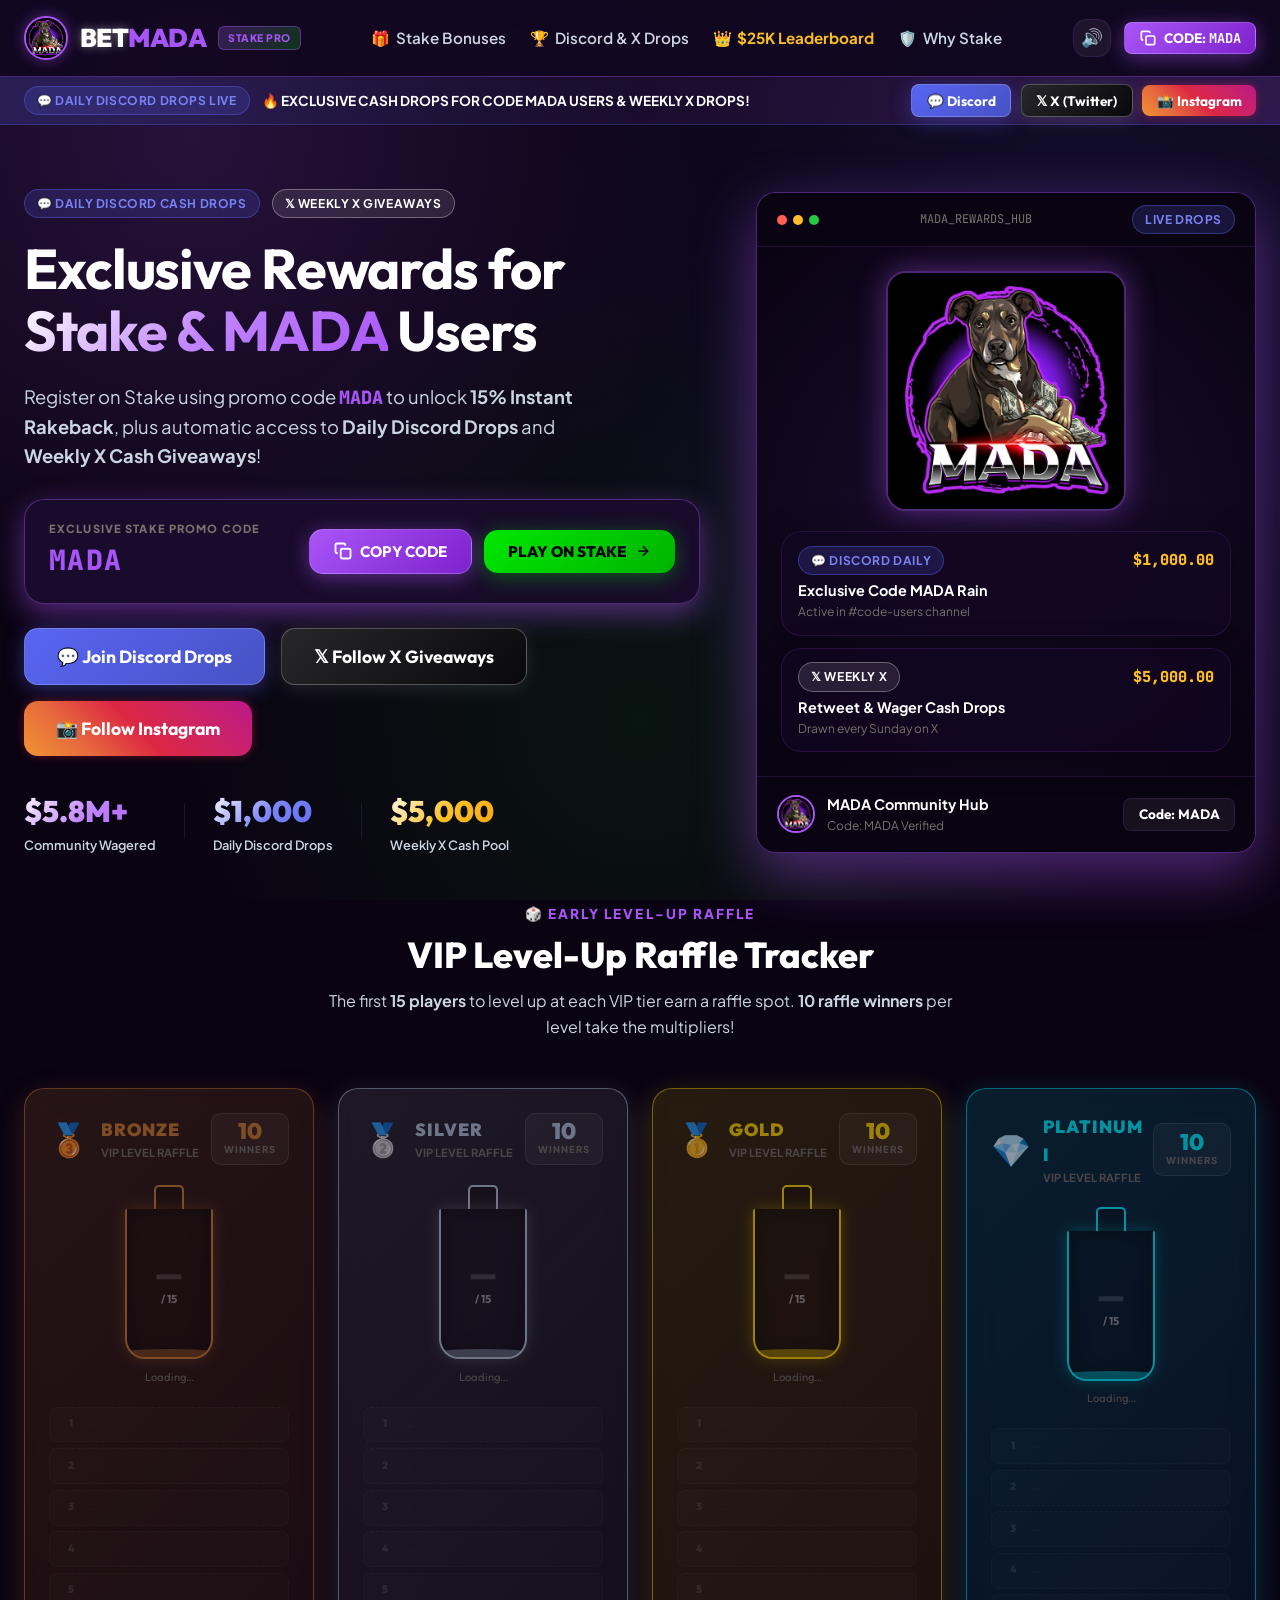
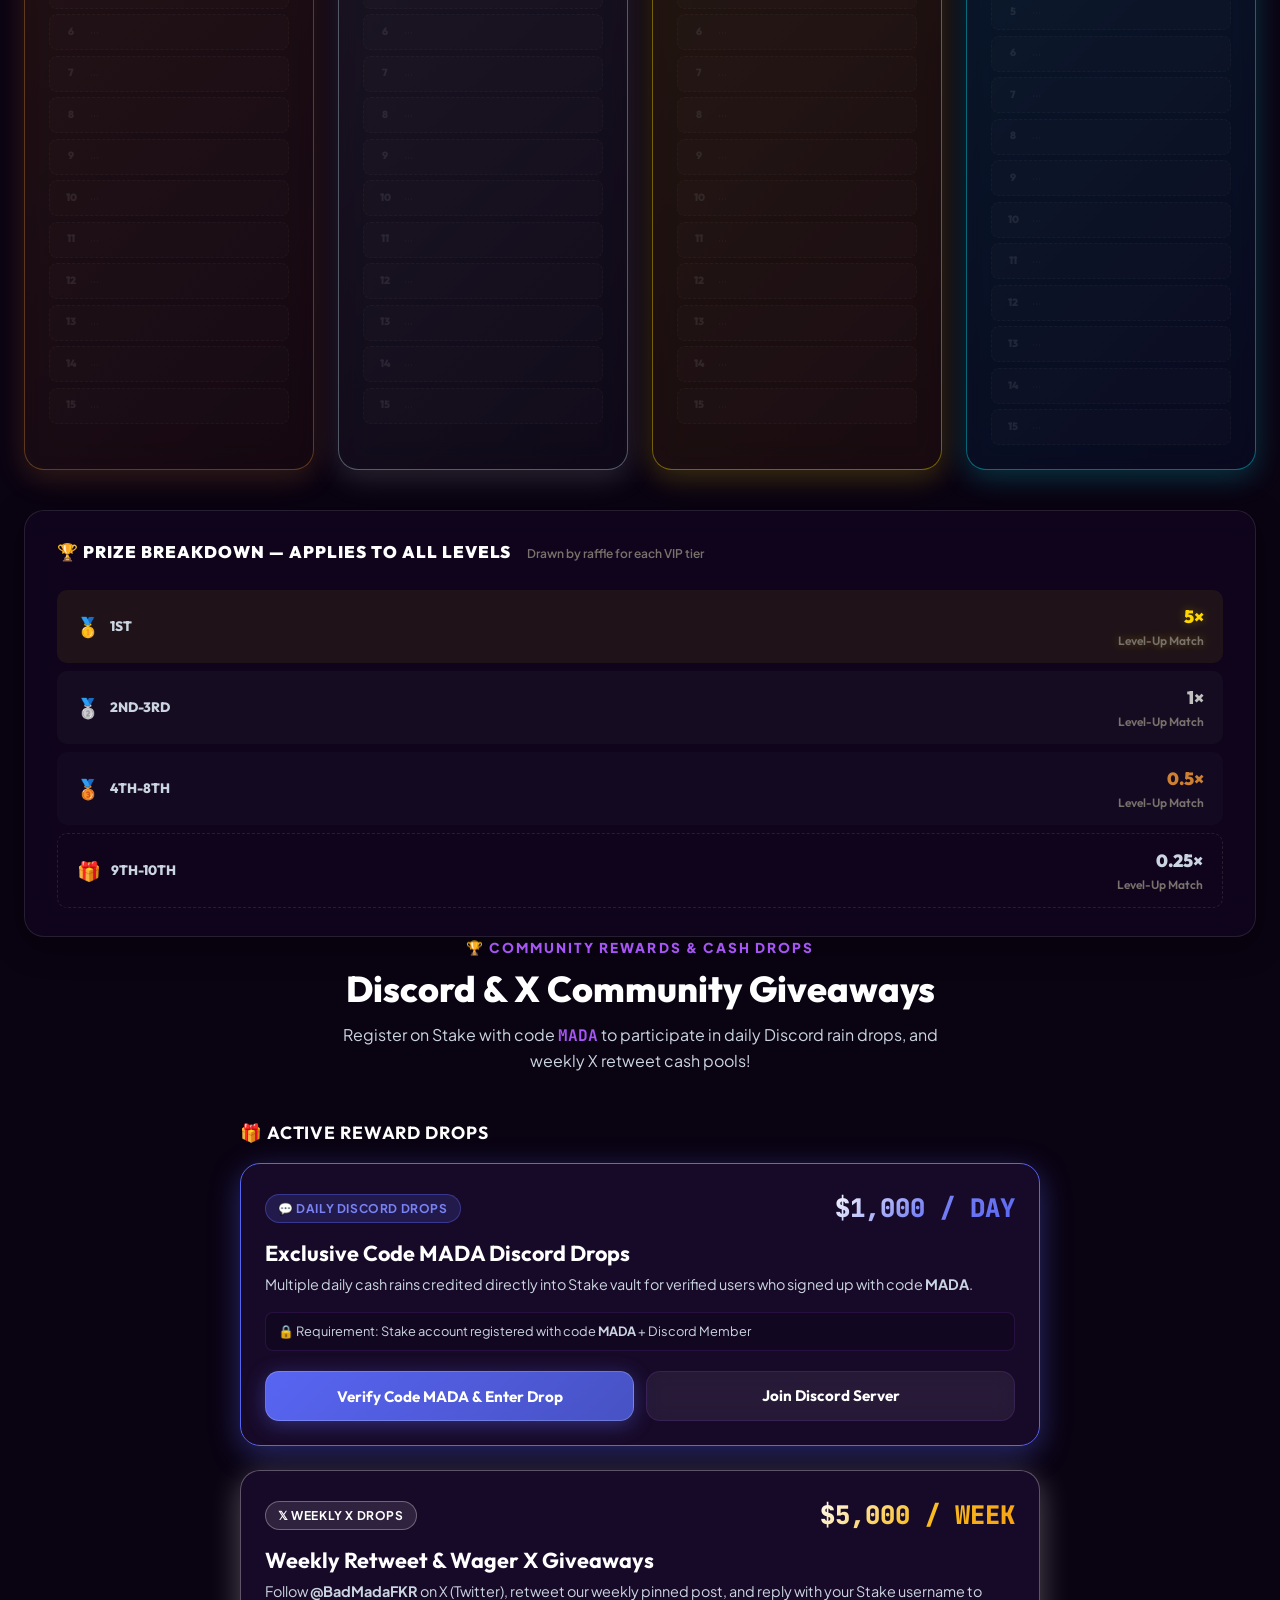
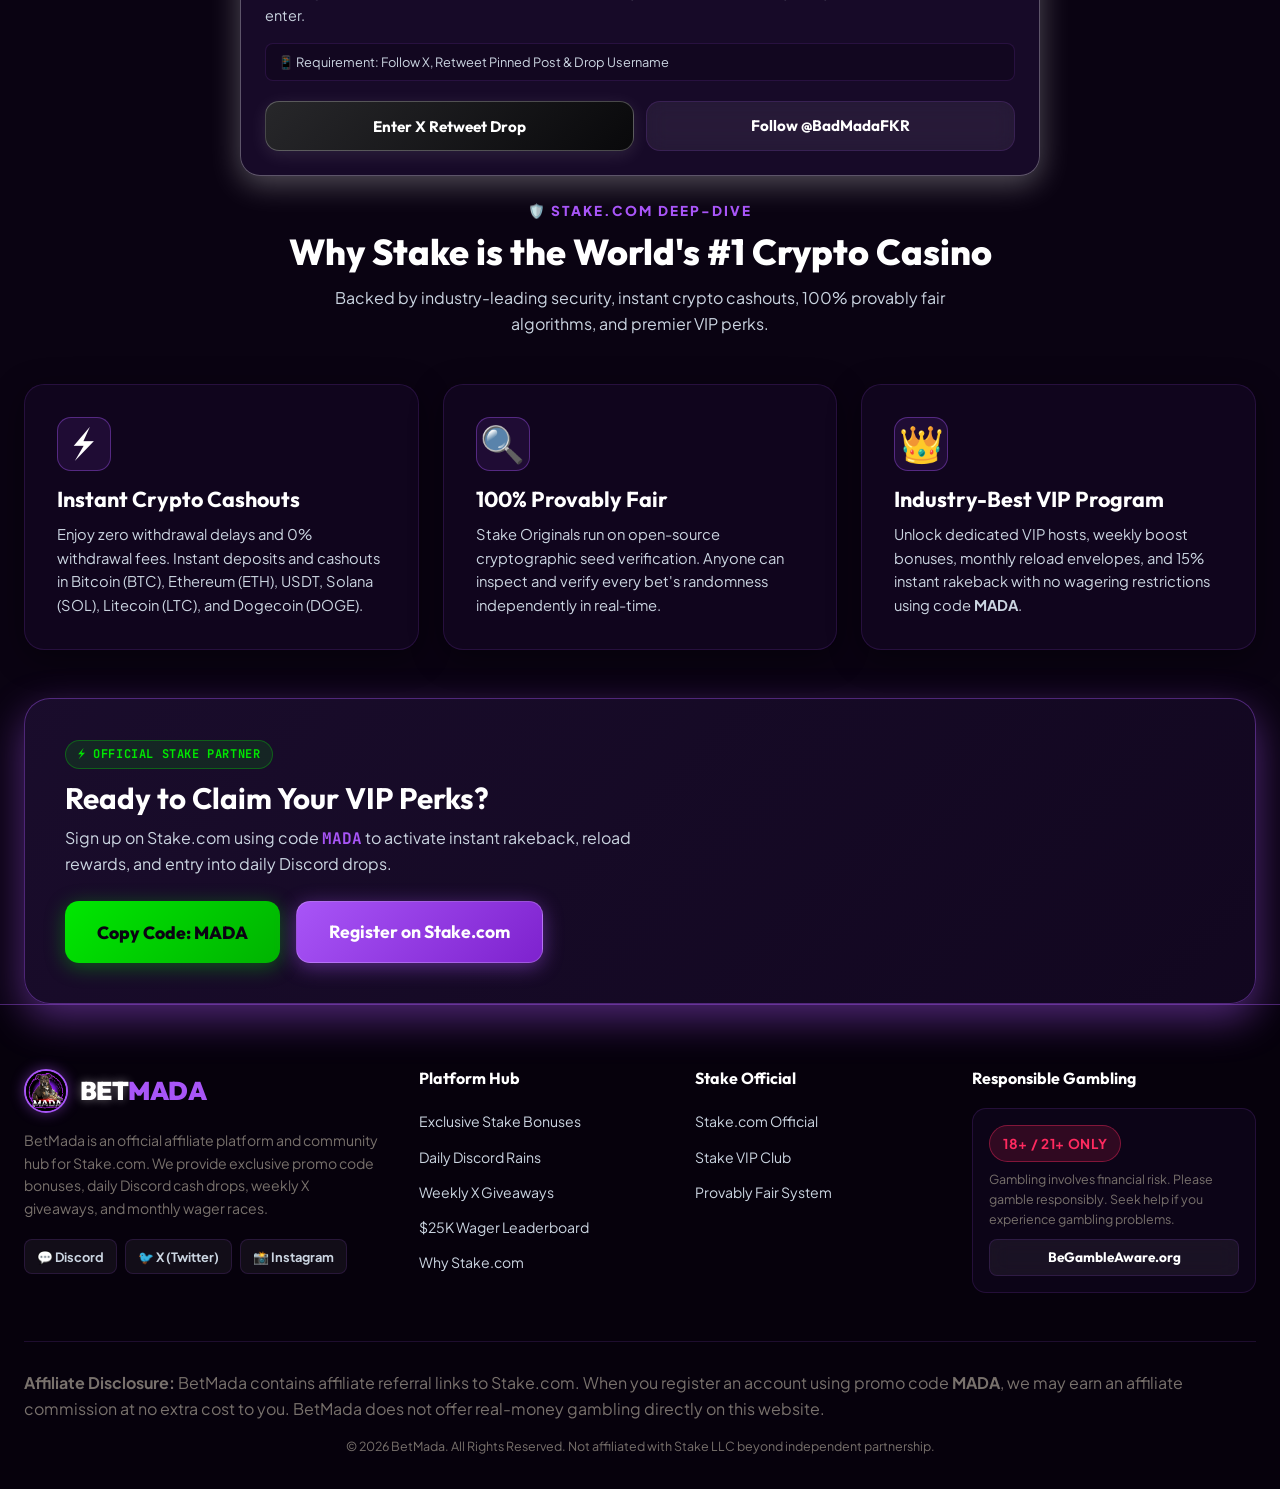
<file: index.html>
<!DOCTYPE html>
<html lang="en">
<head>
  <meta charset="UTF-8">
  <meta name="viewport" content="width=device-width, initial-scale=1.0, maximum-scale=1.0, user-scalable=no">
  <title>BetMada | Official Stake Affiliate Promo Code MADA, VIP Calculator & Streamer Hub</title>
  
  <meta name="theme-color" content="#120720">
  <link rel="manifest" href="manifest.json">
  <meta name="apple-mobile-web-app-capable" content="yes">
  <meta name="apple-mobile-web-app-status-bar-style" content="black-translucent">
  <meta name="apple-mobile-web-app-title" content="BetMada">
  
  <meta name="description" content="BetMada - The ultimate Stake affiliate community. Claim the MADA code for exclusive access to weekly Discord drops and advanced VIP wager calculators.">
  <meta name="keywords" content="Stake affiliate, Stake promo code, BETMADA code, Stake VIP calculator, Stake rakeback, Plinko simulator, Mines simulator, Stake giveaway, crypto casino bonus">
  <meta name="author" content="BetMada Team">

  <!-- OpenGraph / Social Meta Tags -->
  <meta property="og:title" content="BetMada | Stake Affiliate Hub & VIP Rakeback Calculator">
  <meta property="og:description" content="Claim 200% Stake deposit bonus with code MADA. Calculate VIP rakeback & play Stake Originals simulators!">
  <meta property="og:type" content="website">
  <meta property="og:url" content="https://betmada.com">

  <!-- Favicon Image -->
  <link rel="icon" type="image/jpeg" href="assets/logo.jpg">

  <!-- Stylesheets -->
  <link rel="stylesheet" href="css/main.css">
</head>
<body>

  <!-- Main Root Container -->
  <div id="app"></div>

  <!-- Main JavaScript App Module -->
  <script type="module" src="js/app.js"></script>

</body>
</html>
</file>
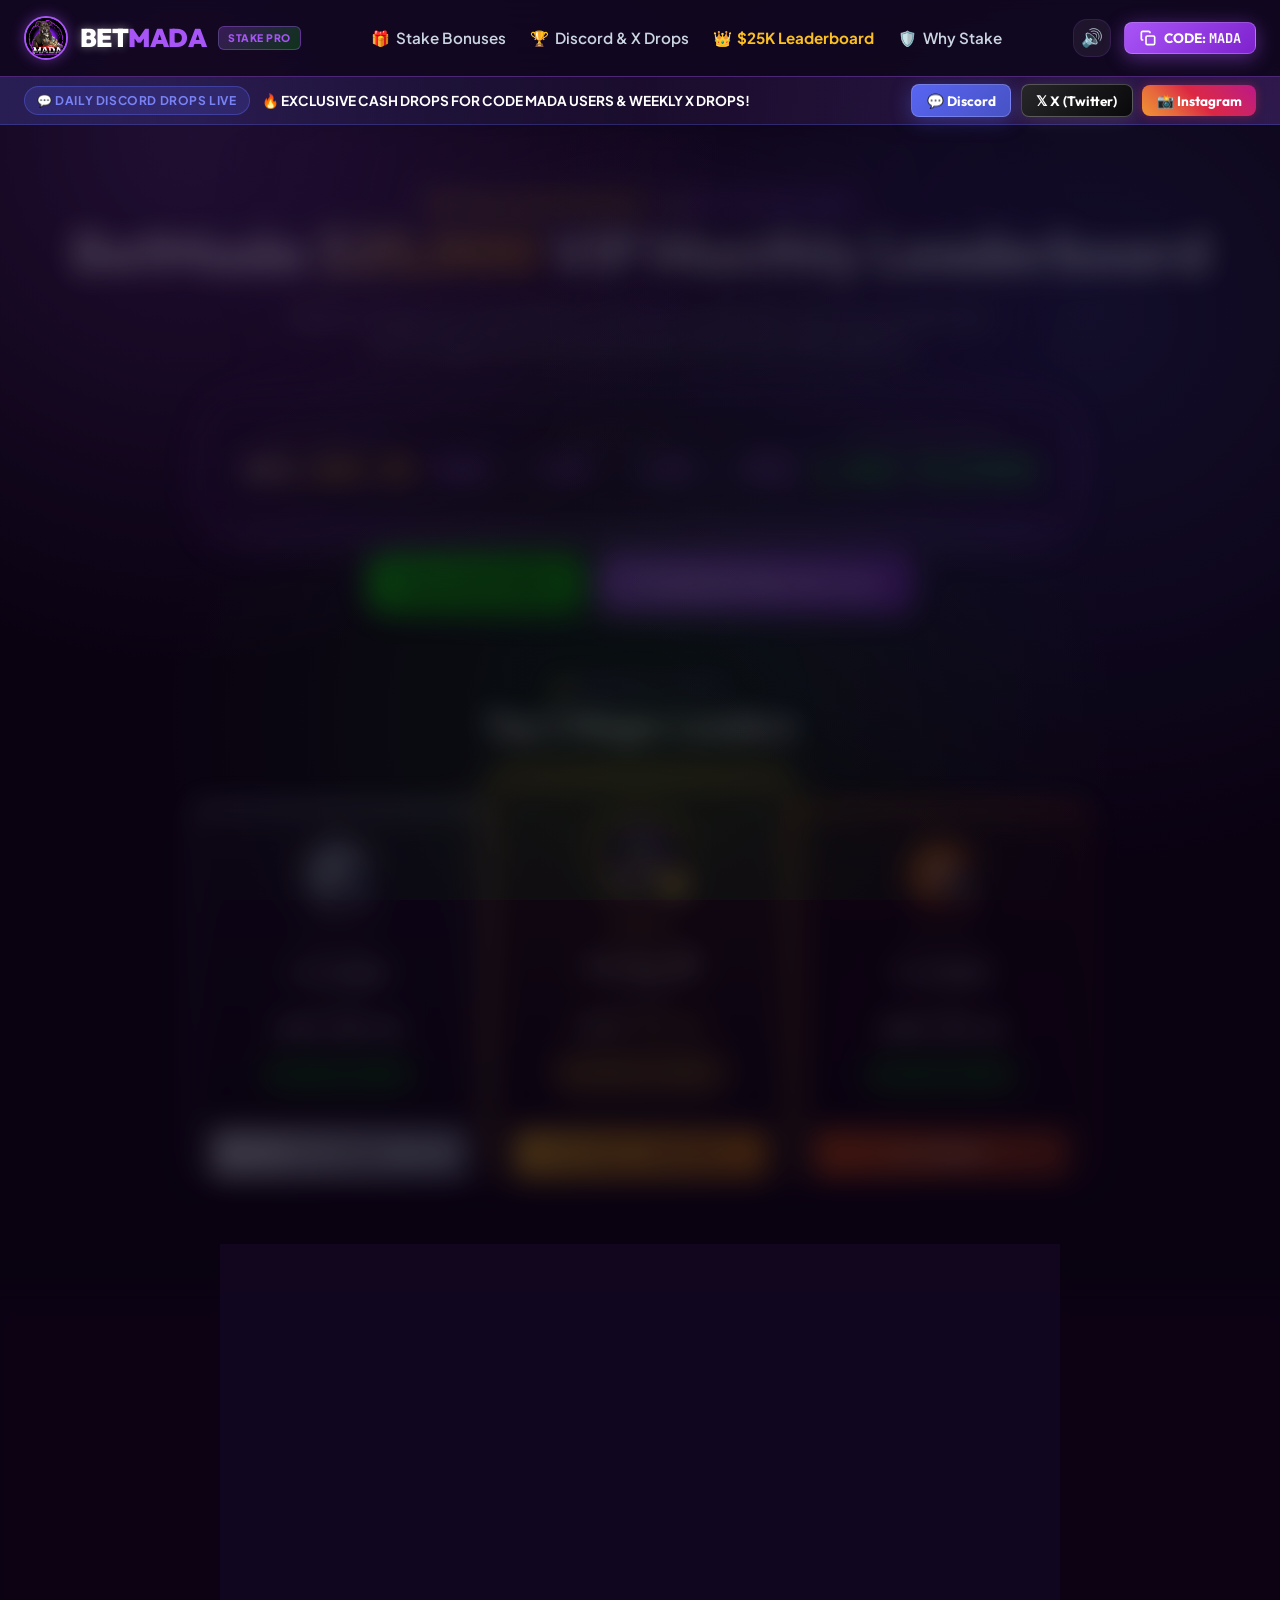
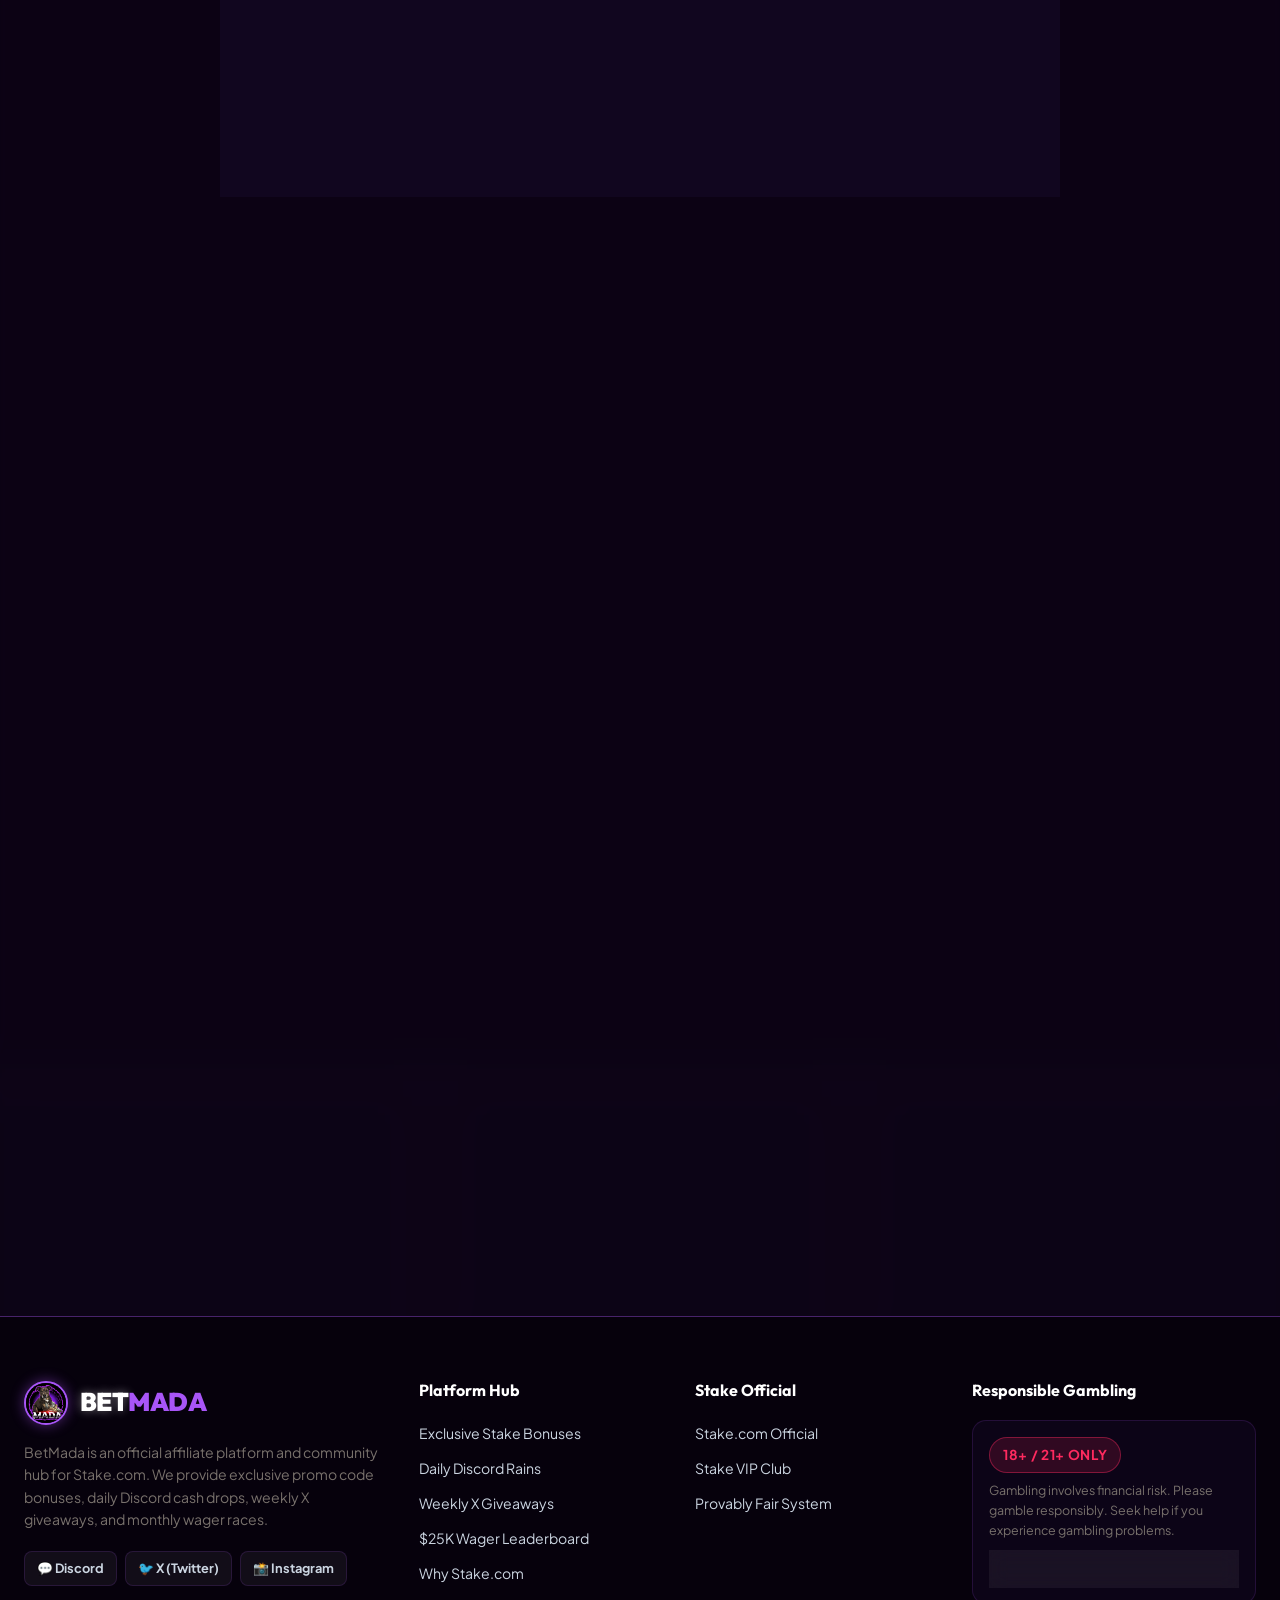
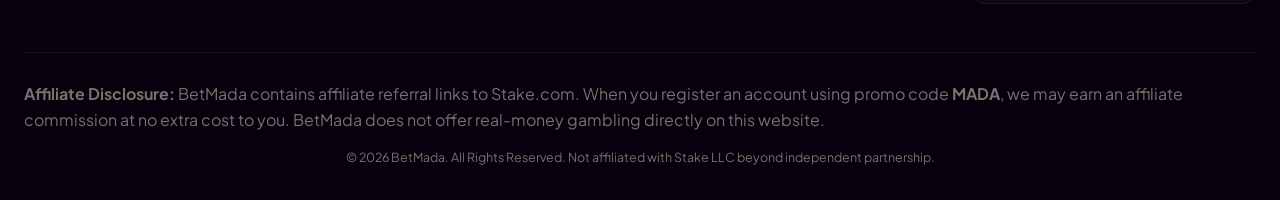
<file: leaderboard.html>
<!DOCTYPE html>
<html lang="en">
<head>
  <meta charset="UTF-8">
  <meta name="viewport" content="width=device-width, initial-scale=1.0, maximum-scale=1.0, user-scalable=no">
  <title>BetMada $25,000 Wager Race Leaderboard | Stake Affiliate Community</title>
  
  <meta name="theme-color" content="#120720">
  <link rel="manifest" href="manifest.json">
  <meta name="apple-mobile-web-app-capable" content="yes">
  <meta name="apple-mobile-web-app-status-bar-style" content="black-translucent">
  <meta name="apple-mobile-web-app-title" content="BetMada">
  
  <!-- SEO Meta Tags -->
  <meta name="description" content="Check out the live $25,000 monthly wager race leaderboard for the BetMada Stake community. Join using promo code MADA to automatically qualify.">
  <meta name="keywords" content="BetMada leaderboard, Stake wager race, $25K leaderboard, Stake promo code MADA">
  
  <!-- Favicon Image -->
  <link rel="icon" type="image/jpeg" href="assets/logo.jpg">

  <!-- Stylesheets -->
  <link rel="stylesheet" href="css/main.css">
</head>
<body>

  <!-- Main Root Container -->
  <div id="app"></div>

  <!-- Dedicated Leaderboard JavaScript Module -->
  <script type="module">
    import { LeaderboardPage } from './js/leaderboardPage.js';
    
    document.addEventListener('DOMContentLoaded', () => {
      const root = document.getElementById('app');
      if (root) {
        root.innerHTML = LeaderboardPage.render();
        LeaderboardPage.attachEvents();
      }
    });
  </script>

</body>
</html>
</file>
<file: css/main.css>
/* ==========================================================================
   BETMADA - DISCORD & X REWARDS COMMUNITY THEME DESIGN SYSTEM
   ========================================================================== */

@import url('https://fonts.googleapis.com/css2?family=JetBrains+Mono:wght@400;600;700&family=Outfit:wght@300;400;500;600;700;800;900&family=Plus+Jakarta+Sans:wght@400;500;600;700;800&display=swap');

:root {
  /* Color Palette - Inspired by BetMada Mascot Logo */
  --bg-darker: #0a0312;
  --bg-dark: #120720;
  --bg-card: #1b0d2e;
  --bg-card-hover: #26133d;
  --bg-glass: rgba(27, 13, 46, 0.82);
  --bg-glass-heavy: rgba(18, 7, 32, 0.92);

  --neon-purple: #a855f7;
  --neon-purple-glow: rgba(168, 85, 247, 0.45);
  --neon-purple-dark: #7e22ce;

  --neon-violet: #8b5cf6;
  --neon-cyan: #06b6d4;
  --neon-cyan-glow: rgba(6, 182, 212, 0.3);

  --stake-green: #00e701;
  --stake-green-glow: rgba(0, 231, 1, 0.35);

  --discord-blue: #5865F2;
  --discord-blue-glow: rgba(88, 101, 242, 0.4);

  --x-white: #ffffff;
  --x-glow: rgba(255, 255, 255, 0.3);

  --cash-gold: #fbbf24;
  --cash-gold-glow: rgba(251, 191, 36, 0.35);

  --text-primary: #ffffff;
  --text-secondary: #cbd5e1;
  --text-muted: #78716c;

  --border-light: rgba(168, 85, 247, 0.15);
  --border-purple: rgba(168, 85, 247, 0.4);
  --border-glow: rgba(168, 85, 247, 0.6);
  --border-green: rgba(0, 231, 1, 0.3);
  --border-discord: rgba(88, 101, 242, 0.4);

  --radius-sm: 8px;
  --radius-md: 14px;
  --radius-lg: 20px;
  --radius-xl: 26px;
  --radius-full: 9999px;

  --font-main: 'Outfit', -apple-system, BlinkMacSystemFont, sans-serif;
  --font-body: 'Plus Jakarta Sans', sans-serif;
  --font-mono: 'JetBrains Mono', monospace;

  --transition-fast: 0.15s ease;
  --transition-normal: 0.25s cubic-bezier(0.4, 0, 0.2, 1);
  --transition-bounce: 0.35s cubic-bezier(0.34, 1.56, 0.64, 1);
}

/* Custom Scrollbar */
::-webkit-scrollbar {
  width: 8px;
  height: 8px;
}
::-webkit-scrollbar-track {
  background: var(--bg-darker);
}
::-webkit-scrollbar-thumb {
  background: #3b1566;
  border-radius: 4px;
}
::-webkit-scrollbar-thumb:hover {
  background: var(--neon-purple);
}

/* Global Reset */
*, *::before, *::after {
  box-sizing: border-box;
  margin: 0;
  padding: 0;
  -webkit-tap-highlight-color: transparent; /* Makes tap on mobile feel native */
}

html {
  scroll-behavior: smooth;
  font-size: 16px;
}

body {
  background-color: var(--bg-darker);
  background-image: 
    radial-gradient(circle at 15% 15%, rgba(168, 85, 247, 0.18) 0%, transparent 40%),
    radial-gradient(circle at 85% 35%, rgba(88, 101, 242, 0.14) 0%, transparent 45%),
    radial-gradient(circle at 50% 80%, rgba(0, 231, 1, 0.08) 0%, transparent 50%);
  background-attachment: fixed;
  color: var(--text-primary);
  font-family: var(--font-body);
  line-height: 1.6;
  overflow-x: hidden;
  min-height: 100dvh;
}

/* Typography Utility */
h1, h2, h3, h4, h5, h6 {
  font-family: var(--font-main);
  font-weight: 700;
  color: var(--text-primary);
  line-height: 1.2;
}

h1 { font-size: clamp(2rem, 5vw, 3.5rem); }
h2 { font-size: clamp(1.75rem, 4vw, 2.5rem); }
h3 { font-size: clamp(1.25rem, 3vw, 1.75rem); }
p { font-size: clamp(0.9rem, 2vw, 1rem); }

.text-gradient-purple {
  background: linear-gradient(135deg, #ffffff 0%, #c084fc 50%, #a855f7 100%);
  -webkit-background-clip: text;
  -webkit-text-fill-color: transparent;
}

.text-gradient-discord {
  background: linear-gradient(135deg, #ffffff 0%, #7983f5 50%, #5865F2 100%);
  -webkit-background-clip: text;
  -webkit-text-fill-color: transparent;
}

.text-gradient-green {
  background: linear-gradient(135deg, #ffffff 0%, #00e701 100%);
  -webkit-background-clip: text;
  -webkit-text-fill-color: transparent;
}

.text-gradient-gold {
  background: linear-gradient(135deg, #fff 0%, #fbbf24 50%, #f59e0b 100%);
  -webkit-background-clip: text;
  -webkit-text-fill-color: transparent;
}

.text-stake {
  color: var(--stake-green);
}

.text-purple {
  color: var(--neon-purple);
}

.text-discord {
  color: var(--discord-blue);
}

.font-mono {
  font-family: var(--font-mono);
}

/* Container */
.container {
  max-width: 1280px;
  margin: 0 auto;
  padding: 0 1.5rem;
}

/* Glassmorphism Cards */
.glass-card {
  background: var(--bg-glass);
  backdrop-filter: blur(16px);
  -webkit-backdrop-filter: blur(16px);
  border: 1px solid var(--border-light);
  border-radius: var(--radius-lg);
  box-shadow: 0 8px 32px 0 rgba(0, 0, 0, 0.4);
  transition: transform var(--transition-normal), border-color var(--transition-normal), box-shadow var(--transition-normal);
}

.glass-card:hover {
  border-color: var(--border-purple);
}

.glass-card-hover:hover {
  transform: translateY(-4px);
  border-color: var(--border-glow);
  box-shadow: 0 12px 40px var(--neon-purple-glow);
}

/* Buttons */
.btn {
  display: inline-flex;
  align-items: center;
  justify-content: center;
  gap: 0.5rem;
  padding: 0.75rem 1.5rem;
  font-family: var(--font-main);
  font-weight: 700;
  font-size: 0.95rem;
  border-radius: var(--radius-md);
  border: none;
  cursor: pointer;
  transition: all var(--transition-normal);
  text-decoration: none;
  position: relative;
  overflow: hidden;
  white-space: nowrap;
}

.btn-primary {
  background: linear-gradient(135deg, #a855f7 0%, #7e22ce 100%);
  color: #ffffff;
  box-shadow: 0 4px 20px var(--neon-purple-glow);
  border: 1px solid rgba(255, 255, 255, 0.2);
}

.btn-primary:hover {
  transform: translateY(-2px);
  box-shadow: 0 6px 28px rgba(168, 85, 247, 0.6);
  background: linear-gradient(135deg, #c084fc 0%, #9333ea 100%);
}

.btn-primary:active {
  transform: translateY(0);
}

.btn-discord {
  background: linear-gradient(135deg, #5865F2 0%, #4752C4 100%);
  color: #ffffff;
  box-shadow: 0 4px 20px var(--discord-blue-glow);
  border: 1px solid rgba(255, 255, 255, 0.2);
}

.btn-discord:hover {
  transform: translateY(-2px);
  box-shadow: 0 6px 28px rgba(88, 101, 242, 0.65);
  background: linear-gradient(135deg, #6975F3 0%, #5865F2 100%);
}

.btn-x {
  background: linear-gradient(135deg, #27272a 0%, #09090b 100%);
  color: #ffffff;
  border: 1px solid rgba(255, 255, 255, 0.25);
  box-shadow: 0 4px 18px rgba(255, 255, 255, 0.1);
}

.btn-x:hover {
  transform: translateY(-2px);
  border-color: #ffffff;
  box-shadow: 0 6px 25px rgba(255, 255, 255, 0.25);
}

.btn-stake {
  background: linear-gradient(135deg, #00e701 0%, #00b301 100%);
  color: #0a0312;
  box-shadow: 0 4px 20px var(--stake-green-glow);
  font-weight: 800;
}

.btn-stake:hover {
  transform: translateY(-2px);
  box-shadow: 0 6px 28px rgba(0, 231, 1, 0.5);
  background: linear-gradient(135deg, #22ff22 0%, #00e701 100%);
}

.btn-glass {
  background: rgba(255, 255, 255, 0.06);
  color: var(--text-primary);
  border: 1px solid var(--border-light);
  backdrop-filter: blur(10px);
}

.btn-glass:hover {
  background: rgba(255, 255, 255, 0.12);
  border-color: var(--neon-purple);
  transform: translateY(-2px);
}

.btn-sm {
  padding: 0.4rem 0.9rem;
  font-size: 0.85rem;
  border-radius: var(--radius-sm);
}

.btn-lg {
  padding: 1rem 2rem;
  font-size: 1.1rem;
  border-radius: var(--radius-md);
}

/* Badges & Tags */
.badge {
  display: inline-flex;
  align-items: center;
  gap: 0.35rem;
  padding: 0.25rem 0.75rem;
  border-radius: var(--radius-full);
  font-size: 0.75rem;
  font-weight: 700;
  text-transform: uppercase;
  letter-spacing: 0.05em;
}

.badge-live {
  background: rgba(255, 42, 95, 0.15);
  color: #ff2a5f;
  border: 1px solid rgba(255, 42, 95, 0.4);
}

.badge-live-dot {
  width: 7px;
  height: 7px;
  background-color: #ff2a5f;
  border-radius: 50%;
  box-shadow: 0 0 8px #ff2a5f;
  animation: pulse-live 1.5s infinite;
}

.badge-discord {
  background: rgba(88, 101, 242, 0.18);
  color: #7983f5;
  border: 1px solid var(--border-discord);
}

.badge-x {
  background: rgba(255, 255, 255, 0.1);
  color: #ffffff;
  border: 1px solid rgba(255, 255, 255, 0.3);
}

.badge-purple {
  background: rgba(168, 85, 247, 0.15);
  color: var(--neon-purple);
  border: 1px solid rgba(168, 85, 247, 0.4);
}

.badge-stake {
  background: rgba(0, 231, 1, 0.12);
  color: var(--stake-green);
  border: 1px solid rgba(0, 231, 1, 0.3);
}

.badge-gold {
  background: rgba(251, 191, 36, 0.15);
  color: var(--cash-gold);
  border: 1px solid rgba(251, 191, 36, 0.35);
}

/* Animations */
@keyframes pulse-live {
  0% { opacity: 1; transform: scale(1); }
  50% { opacity: 0.4; transform: scale(1.3); }
  100% { opacity: 1; transform: scale(1); }
}

@keyframes float {
  0%, 100% { transform: translateY(0); }
  50% { transform: translateY(-8px); }
}

@keyframes ticker-scroll {
  0% { transform: translateX(0); }
  100% { transform: translateX(-50%); }
}

.animate-float {
  animation: float 4s ease-in-out infinite;
}

/* Toast Notifications */
#toast-container {
  position: fixed;
  bottom: 2rem;
  right: 2rem;
  z-index: 9999;
  display: flex;
  flex-direction: column;
  gap: 0.75rem;
  pointer-events: none;
}

.toast {
  pointer-events: auto;
  background: var(--bg-card);
  border: 1px solid var(--neon-purple);
  color: var(--text-primary);
  padding: 0.9rem 1.4rem;
  border-radius: var(--radius-md);
  box-shadow: 0 8px 30px var(--neon-purple-glow);
  display: flex;
  align-items: center;
  gap: 0.75rem;
  font-weight: 600;
  animation: slideInRight 0.3s cubic-bezier(0.34, 1.56, 0.64, 1), fadeOut 0.3s ease 2.7s forwards;
}

@keyframes slideInRight {
  from { transform: translateX(100%); opacity: 0; }
  to { transform: translateX(0); opacity: 1; }
}

@keyframes fadeOut {
  from { opacity: 1; transform: scale(1); }
  to { opacity: 0; transform: scale(0.9); }
}

/* Section Header styling */
.section-title-wrap {
  text-align: center;
  margin-bottom: 3rem;
}

.section-subtitle {
  color: var(--neon-purple);
  font-size: 0.85rem;
  font-weight: 800;
  text-transform: uppercase;
  letter-spacing: 0.15em;
  margin-bottom: 0.5rem;
  display: flex;
  align-items: center;
  justify-content: center;
  gap: 0.5rem;
}

.section-title {
  font-size: 2.25rem;
  font-weight: 800;
  margin-bottom: 0.75rem;
}

.section-description {
  color: var(--text-secondary);
  max-width: 650px;
  margin: 0 auto;
  font-size: 1rem;
}

/* Form controls */
.form-input {
  width: 100%;
  padding: 0.75rem 1rem;
  background: rgba(18, 7, 32, 0.85);
  border: 1px solid var(--border-light);
  border-radius: var(--radius-md);
  color: var(--text-primary);
  font-family: var(--font-body);
  font-size: 0.95rem;
  outline: none;
  transition: border-color var(--transition-fast);
}

.form-input:focus {
  border-color: var(--neon-purple);
  box-shadow: 0 0 14px var(--neon-purple-glow);
}

/* Slider Controls */
input[type=range] {
  -webkit-appearance: none;
  width: 100%;
  background: transparent;
}
input[type=range]:focus {
  outline: none;
}
input[type=range]::-webkit-slider-runnable-track {
  width: 100%;
  height: 8px;
  cursor: pointer;
  background: #19092d;
  border-radius: 4px;
  border: 1px solid var(--border-light);
}
input[type=range]::-webkit-slider-thumb {
  height: 22px;
  width: 22px;
  border-radius: 50%;
  background: var(--neon-purple);
  cursor: pointer;
  -webkit-appearance: none;
  margin-top: -7px;
  box-shadow: 0 0 14px var(--neon-purple);
  transition: transform 0.15s ease;
}
input[type=range]::-webkit-slider-thumb:hover {
  transform: scale(1.2);
}

/* Responsive grid layouts */
.grid-2 { display: grid; grid-template-columns: repeat(2, 1fr); gap: 1.5rem; }
.grid-3 { display: grid; grid-template-columns: repeat(3, 1fr); gap: 1.5rem; }
.grid-4 { display: grid; grid-template-columns: repeat(4, 1fr); gap: 1.5rem; }

@media (max-width: 1024px) {
  .grid-4 { grid-template-columns: repeat(2, 1fr); }
  .grid-3 { grid-template-columns: repeat(2, 1fr); }
}

@media (max-width: 768px) {
  .grid-4, .grid-3, .grid-2 { grid-template-columns: 1fr; gap: 1rem; }
  
  /* Global typography scaling */
  .section-title { font-size: 1.75rem; }
  
  /* Container padding */
  .container { padding: 0 1rem; }
  
  /* Utilities */
  .btn { width: 100%; justify-content: center; margin-bottom: 0.5rem; }
  
  /* Add padding to bottom so content isn't hidden by bottom nav */
  body {
    padding-bottom: 70px;
  }
}

/* Bottom Nav Bar (Mobile App UI) */
.bottom-nav-bar {
  display: none;
  position: fixed;
  bottom: 0;
  left: 0;
  width: 100%;
  height: 70px;
  background: rgba(18, 7, 32, 0.95);
  backdrop-filter: blur(15px);
  -webkit-backdrop-filter: blur(15px);
  border-top: 1px solid var(--border-purple);
  z-index: 1000;
  justify-content: space-around;
  align-items: center;
  padding-bottom: env(safe-area-inset-bottom);
}

.bottom-nav-item {
  display: flex;
  flex-direction: column;
  align-items: center;
  justify-content: center;
  text-decoration: none;
  color: var(--text-secondary);
  gap: 4px;
  width: 25%;
  height: 100%;
  transition: color var(--transition-fast);
}

.bottom-nav-item.active {
  color: var(--neon-purple);
}

.bottom-nav-icon {
  font-size: 1.4rem;
}

.bottom-nav-label {
  font-size: 0.65rem;
  font-weight: 700;
  text-transform: uppercase;
}

@media (max-width: 768px) {
  .bottom-nav-bar {
    display: flex;
  }
}
</file>
